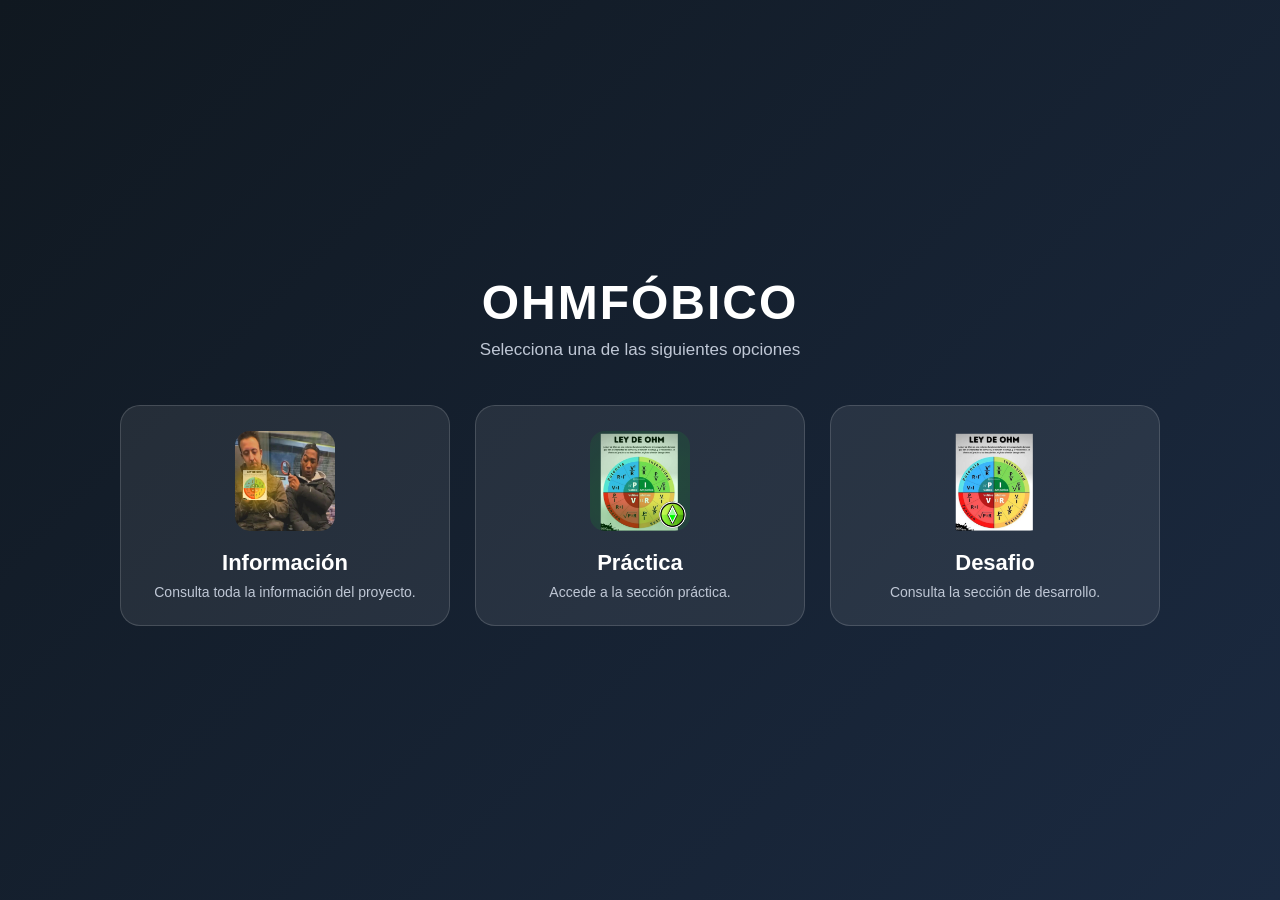
<file: index.html>
<!DOCTYPE html>
<html lang="es">
<head>
    <meta charset="UTF-8">
    <meta name="viewport" content="width=device-width, initial-scale=1.0">
    <title>OHMFÓBICO</title>
    <link rel="stylesheet" href="style.css">
</head>
<body>
    <main class="contenedor">
        <h1>OHMFÓBICO</h1>
        <p class="descripcion">
            Selecciona una de las siguientes opciones
        </p>
        <div class="opciones">
            <a href="inform.html" class="boton">
                <img src="icon.png.png" alt="Información">
                <h2>Información</h2>
                <p>
                    Consulta toda la información del proyecto.
                </p>
            </a>
            <a href="prac.html" class="boton">
                <img src="icon2.png.png" alt="Práctica">
                <h2>Práctica</h2>
                <p>
                    Accede a la sección práctica.
                </p>
            </a>
            <a href="desa.html" class="boton">
                <img src="icon3.png.png" alt="desafio">
                <h2>Desafio</h2>
                <p>
                    Consulta la sección de desarrollo.
                </p>
            </a>
        </div>
    </main>
</body>
</html>
</file>
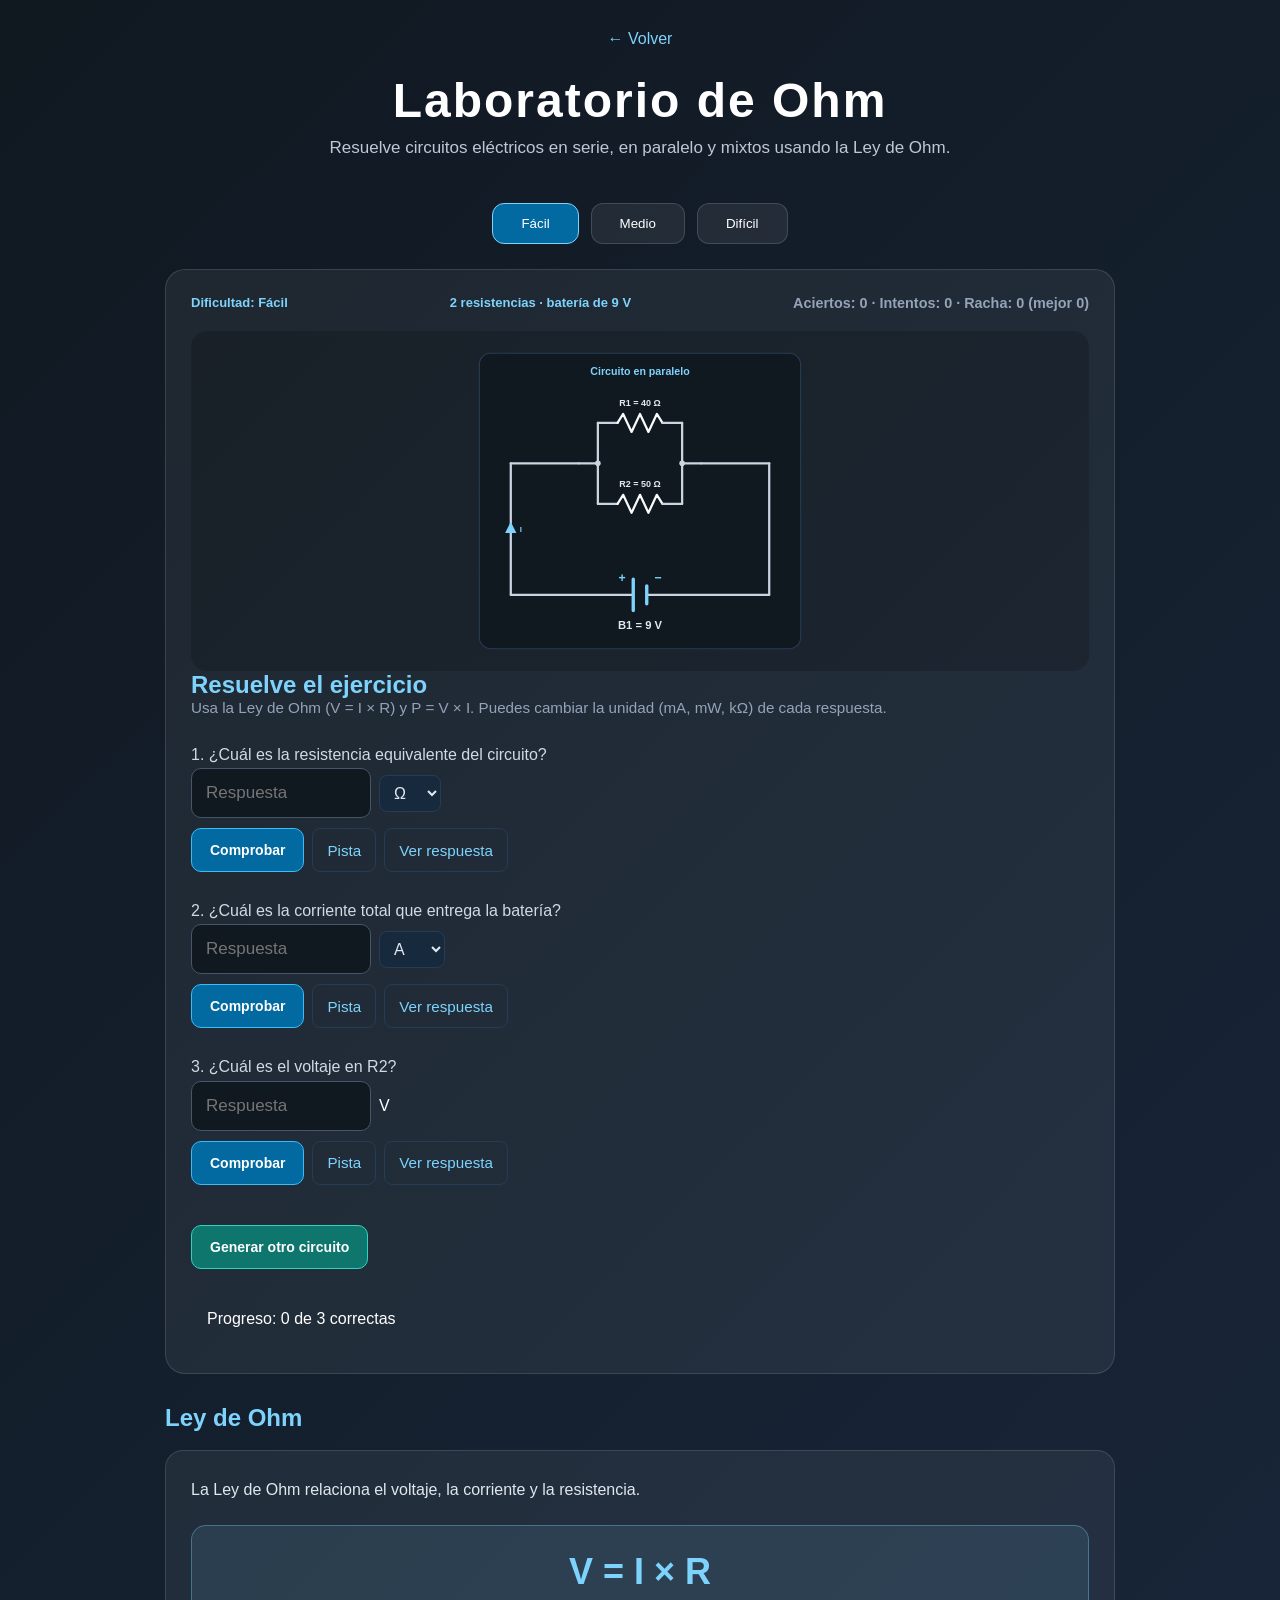
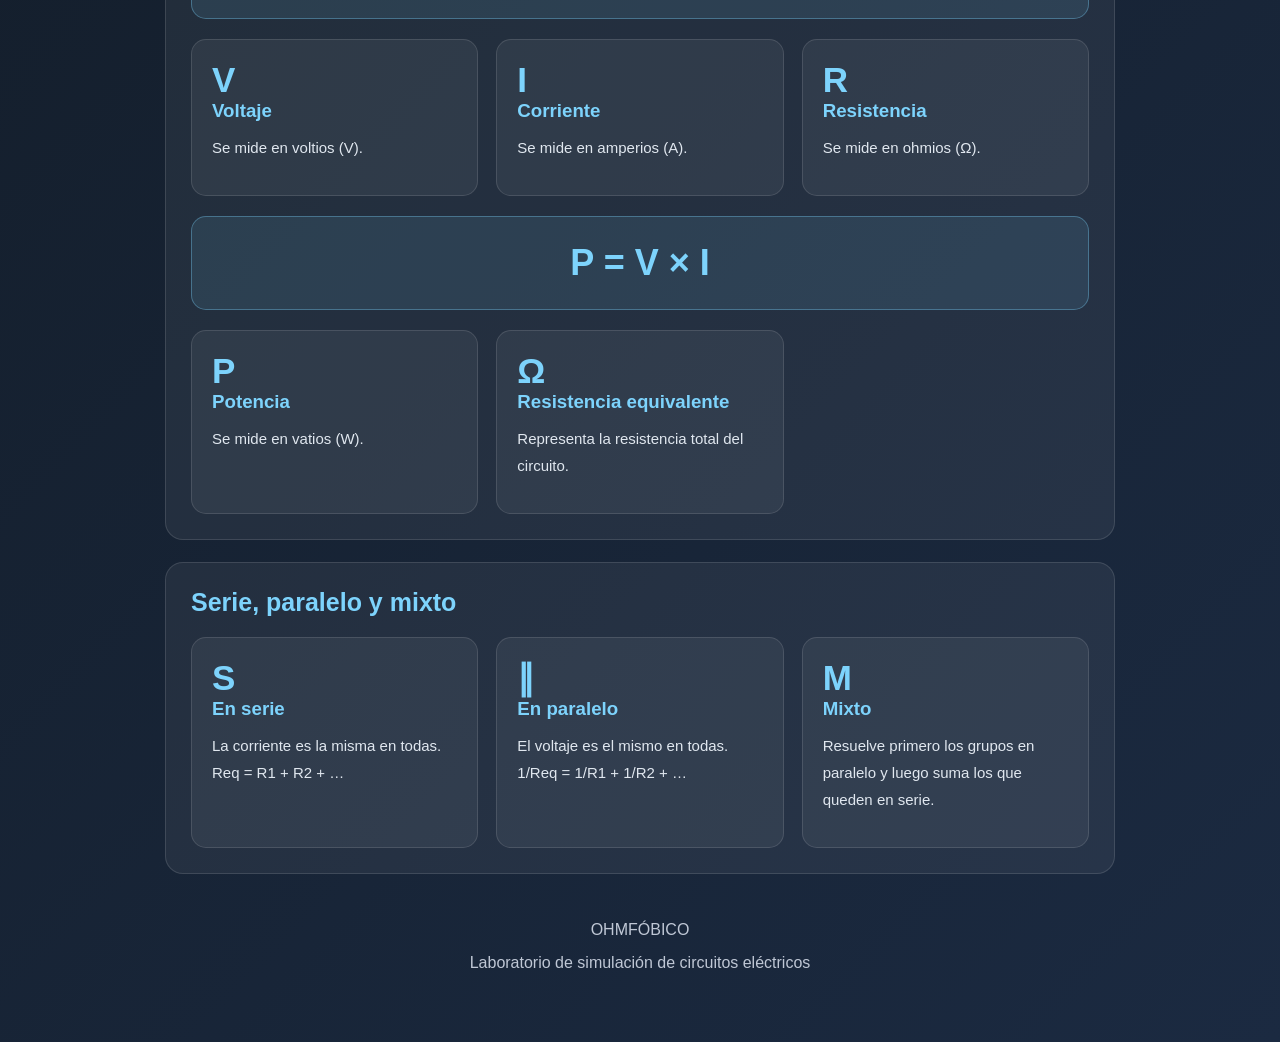
<file: desa.html>
<!DOCTYPE html>
<html lang="es">
<head>
    <meta charset="UTF-8">
    <meta name="viewport" content="width=device-width, initial-scale=1.0">
    <title>OHMFÓBICO - Práctica</title>
    <link rel="stylesheet" href="style.css">
    <link rel="stylesheet" href="practica-extra.css">
</head>
<body>
<main class="practica">

    <div class="practica-header">
        <a href="index.html" class="volver">← Volver</a>
        <h1>Laboratorio de Ohm</h1>
        <p class="descripcion">
            Resuelve circuitos eléctricos en serie, en paralelo y mixtos
            usando la Ley de Ohm.
        </p>
    </div>

    <div class="niveles">
        <button type="button" class="nivel activo" id="nivel-1" onclick="cambiarDificultad(1)">
            Fácil
        </button>
        <button type="button" class="nivel" id="nivel-2" onclick="cambiarDificultad(2)">
            Medio
        </button>
        <button type="button" class="nivel" id="nivel-3" onclick="cambiarDificultad(3)">
            Difícil
        </button>
    </div>

    <section class="panel-practica">
        <div class="datos-ejercicio">
            <span id="dificultad">Dificultad: Fácil</span>
            <span id="estado">Preparando circuito...</span>
            <span id="marcador" class="marcador"></span>
        </div>

        <div class="circuito-visual">
            <div id="circuito">
                <p>Generando circuito...</p>
            </div>
        </div>

        <div id="preguntas">
            <div class="pregunta">
                <h2>Preguntas</h2>
                <p>Generando ejercicio...</p>
            </div>
        </div>

        <div id="resultado" class="resultado-practica"></div>
    </section>

    <section class="ayuda-ohm">
        <h2>Ley de Ohm</h2>

        <div class="seccion">
            <p>
                La Ley de Ohm relaciona el voltaje, la corriente y la resistencia.
            </p>
            <div class="formula">V = I × R</div>

            <div class="magnitudes">
                <div class="tarjeta">
                    <div class="simbolo">V</div>
                    <h3>Voltaje</h3>
                    <p>Se mide en voltios (V).</p>
                </div>
                <div class="tarjeta">
                    <div class="simbolo">I</div>
                    <h3>Corriente</h3>
                    <p>Se mide en amperios (A).</p>
                </div>
                <div class="tarjeta">
                    <div class="simbolo">R</div>
                    <h3>Resistencia</h3>
                    <p>Se mide en ohmios (Ω).</p>
                </div>
            </div>

            <div class="formula">P = V × I</div>

            <div class="magnitudes">
                <div class="tarjeta">
                    <div class="simbolo">P</div>
                    <h3>Potencia</h3>
                    <p>Se mide en vatios (W).</p>
                </div>
                <div class="tarjeta">
                    <div class="simbolo">Ω</div>
                    <h3>Resistencia equivalente</h3>
                    <p>Representa la resistencia total del circuito.</p>
                </div>
            </div>
        </div>

        <div class="seccion">
            <h2>Serie, paralelo y mixto</h2>

            <div class="magnitudes">
                <div class="tarjeta">
                    <div class="simbolo">S</div>
                    <h3>En serie</h3>
                    <p>La corriente es la misma en todas. Req = R1 + R2 + …</p>
                </div>
                <div class="tarjeta">
                    <div class="simbolo">∥</div>
                    <h3>En paralelo</h3>
                    <p>El voltaje es el mismo en todas. 1/Req = 1/R1 + 1/R2 + …</p>
                </div>
                <div class="tarjeta">
                    <div class="simbolo">M</div>
                    <h3>Mixto</h3>
                    <p>Resuelve primero los grupos en paralelo y luego suma los que queden en serie.</p>
                </div>
            </div>
        </div>
    </section>

    <footer class="pie">
        <p>OHMFÓBICO</p>
        <p>Laboratorio de simulación de circuitos eléctricos</p>
    </footer>

</main>
<script src="prac.js"></script>
</body>
</html>
</file>
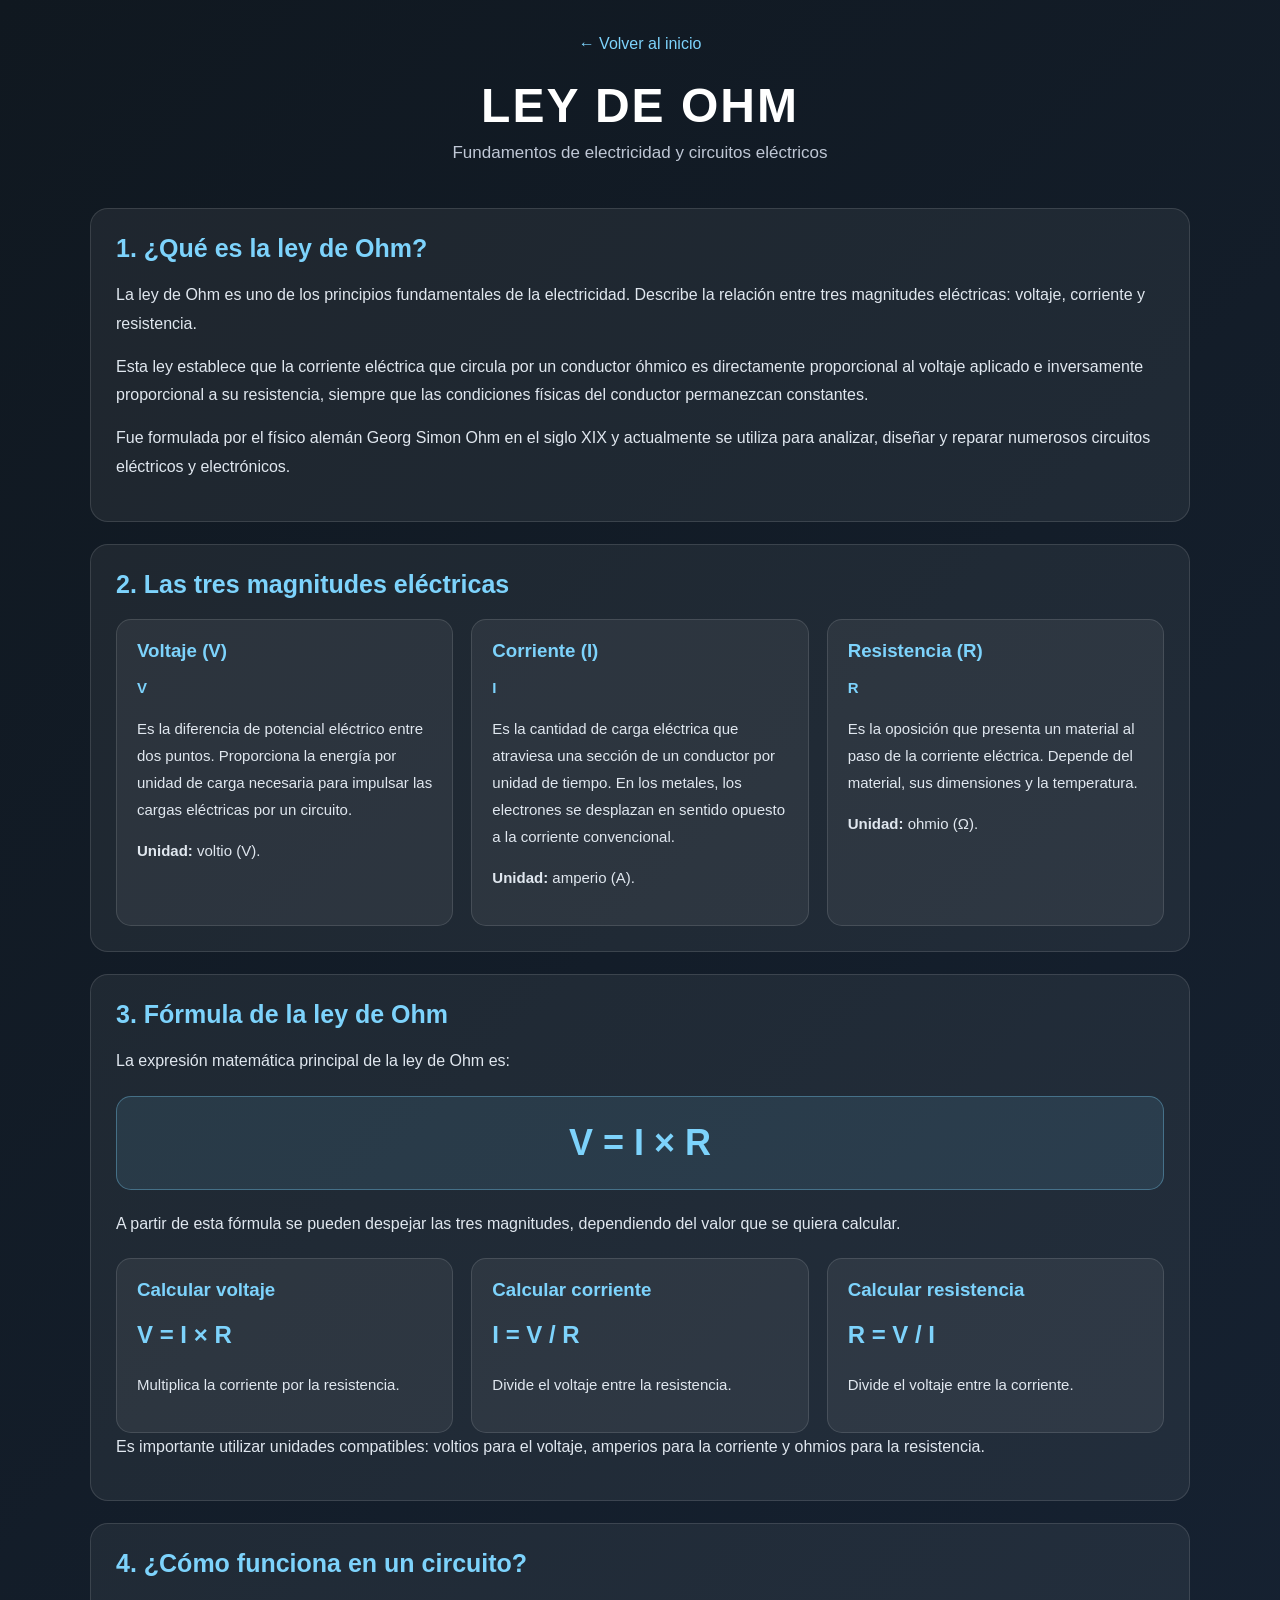
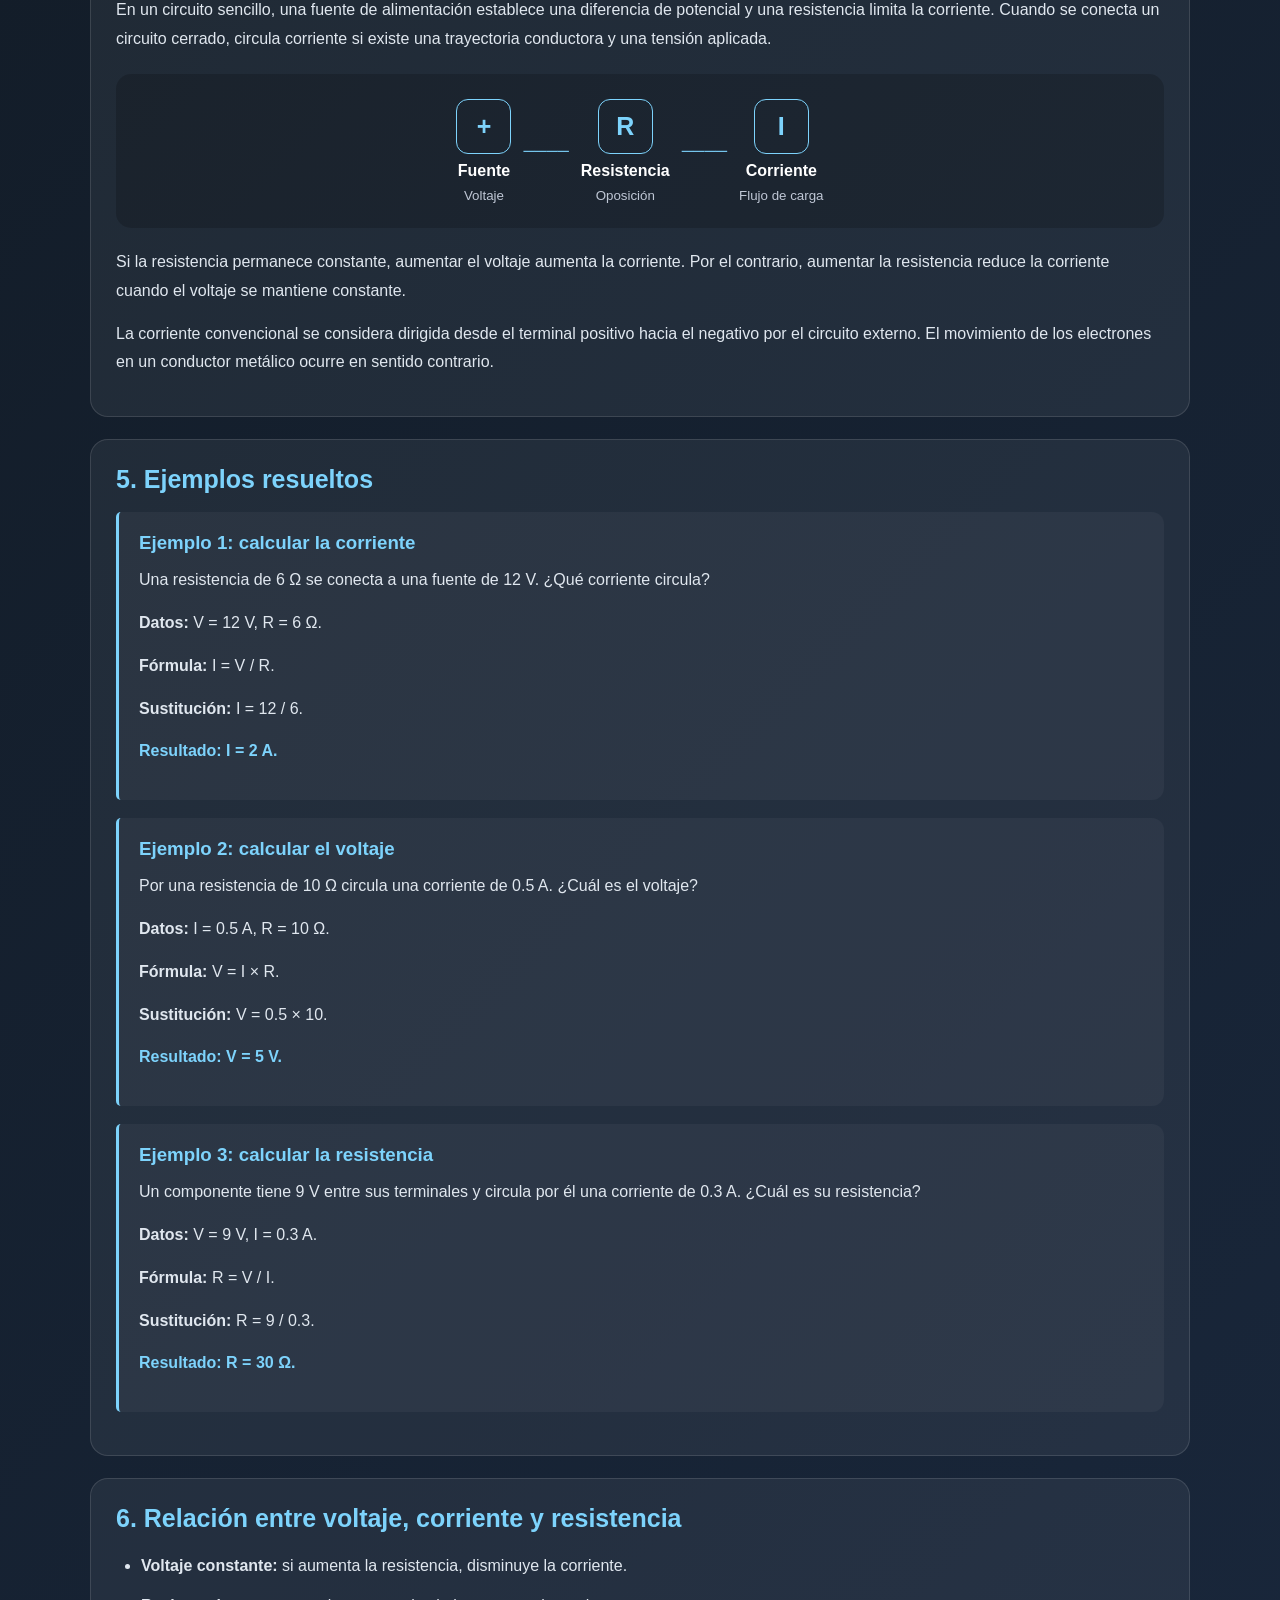
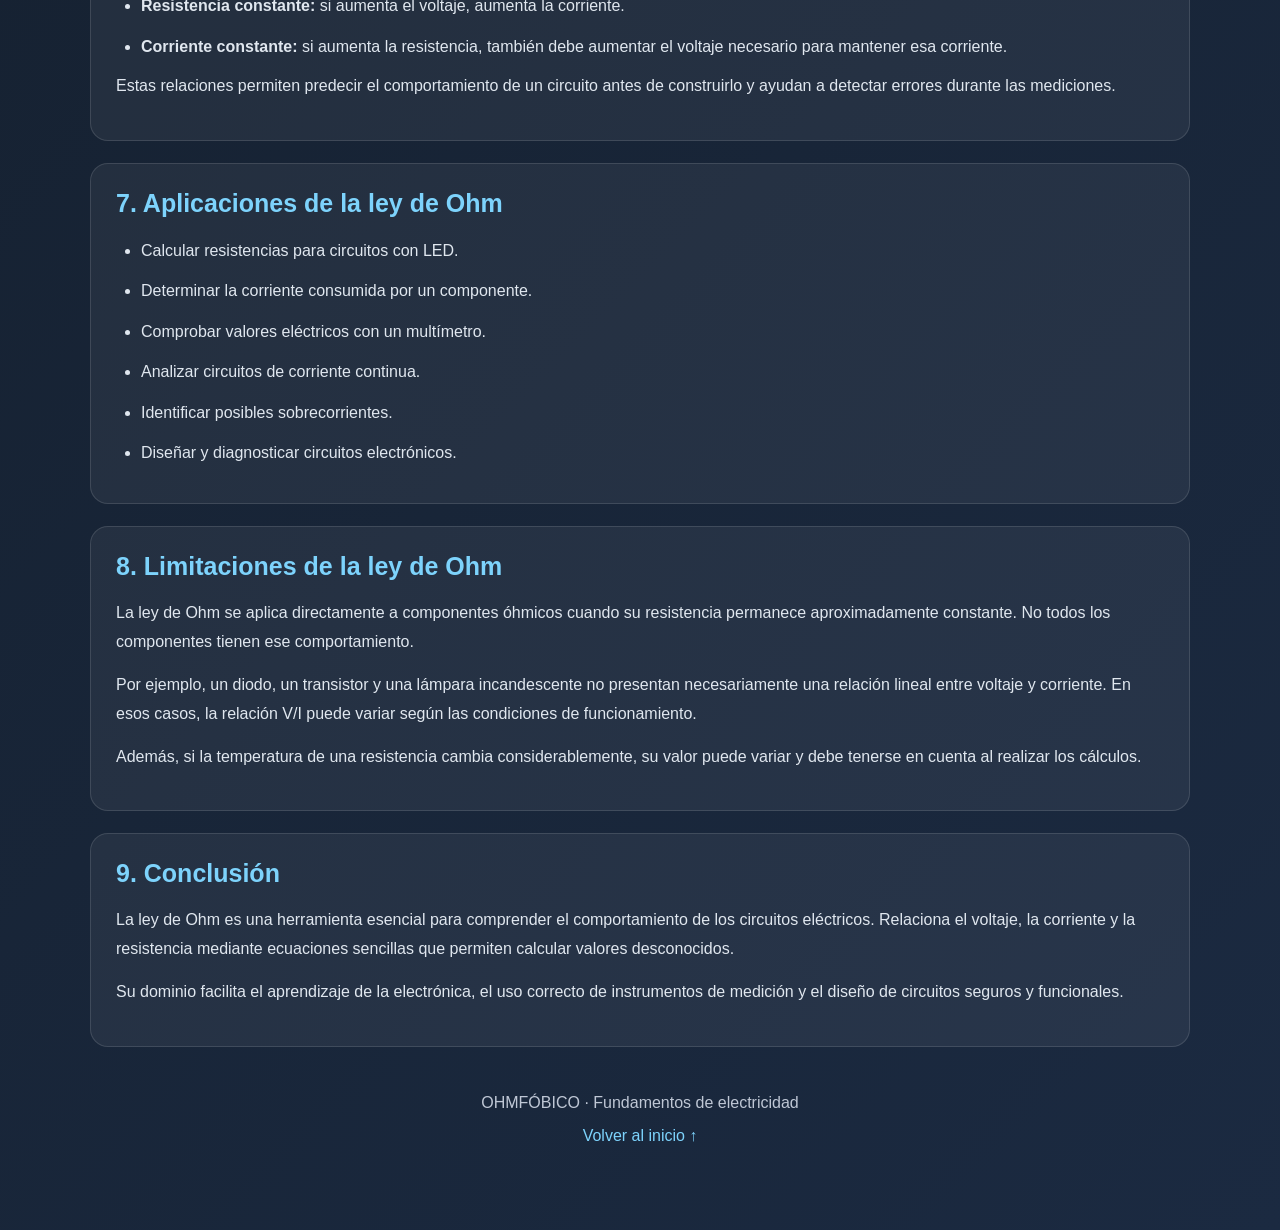
<file: inform.html>
<!DOCTYPE html>
<html lang="es">

<head>
    <meta charset="UTF-8">
    <meta name="viewport" content="width=device-width, initial-scale=1.0">

    <title>Ley de Ohm | OHMFÓBICO</title>

    <link rel="stylesheet" href="style.css">
</head>

<body>

    <main class="contenedor teoria">

        <header class="encabezado">
            <a href="index.html" class="volver">← Volver al inicio</a>

            <h1>LEY DE OHM</h1>

            <p class="descripcion">
                Fundamentos de electricidad y circuitos eléctricos
            </p>
        </header>

        <section class="seccion">
            <h2>1. ¿Qué es la ley de Ohm?</h2>

            <p>
                La ley de Ohm es uno de los principios fundamentales
                de la electricidad. Describe la relación entre tres
                magnitudes eléctricas: voltaje, corriente y resistencia.
            </p>

            <p>
                Esta ley establece que la corriente eléctrica que
                circula por un conductor óhmico es directamente
                proporcional al voltaje aplicado e inversamente
                proporcional a su resistencia, siempre que las
                condiciones físicas del conductor permanezcan constantes.
            </p>

            <p>
                Fue formulada por el físico alemán Georg Simon Ohm
                en el siglo XIX y actualmente se utiliza para analizar,
                diseñar y reparar numerosos circuitos eléctricos
                y electrónicos.
            </p>
        </section>

        <section class="seccion">
            <h2>2. Las tres magnitudes eléctricas</h2>

            <div class="magnitudes">

                <article class="tarjeta">
                    <h3>Voltaje (V)</h3>

                    <p class="simbolo">V</p>

                    <p>
                        Es la diferencia de potencial eléctrico entre
                        dos puntos. Proporciona la energía por unidad
                        de carga necesaria para impulsar las cargas
                        eléctricas por un circuito.
                    </p>

                    <p><strong>Unidad:</strong> voltio (V).</p>
                </article>

                <article class="tarjeta">
                    <h3>Corriente (I)</h3>

                    <p class="simbolo">I</p>

                    <p>
                        Es la cantidad de carga eléctrica que atraviesa
                        una sección de un conductor por unidad de tiempo.
                        En los metales, los electrones se desplazan
                        en sentido opuesto a la corriente convencional.
                    </p>

                    <p><strong>Unidad:</strong> amperio (A).</p>
                </article>

                <article class="tarjeta">
                    <h3>Resistencia (R)</h3>

                    <p class="simbolo">R</p>

                    <p>
                        Es la oposición que presenta un material al
                        paso de la corriente eléctrica. Depende del
                        material, sus dimensiones y la temperatura.
                    </p>

                    <p><strong>Unidad:</strong> ohmio (Ω).</p>
                </article>

            </div>
        </section>

        <section class="seccion">
            <h2>3. Fórmula de la ley de Ohm</h2>

            <p>
                La expresión matemática principal de la ley de Ohm es:
            </p>

            <div class="formula">
                V = I × R
            </div>

            <p>
                A partir de esta fórmula se pueden despejar las tres
                magnitudes, dependiendo del valor que se quiera calcular.
            </p>

            <div class="formulas">

                <div class="tarjeta">
                    <h3>Calcular voltaje</h3>
                    <p class="formula-pequena">V = I × R</p>
                    <p>Multiplica la corriente por la resistencia.</p>
                </div>

                <div class="tarjeta">
                    <h3>Calcular corriente</h3>
                    <p class="formula-pequena">I = V / R</p>
                    <p>Divide el voltaje entre la resistencia.</p>
                </div>

                <div class="tarjeta">
                    <h3>Calcular resistencia</h3>
                    <p class="formula-pequena">R = V / I</p>
                    <p>Divide el voltaje entre la corriente.</p>
                </div>

            </div>

            <p>
                Es importante utilizar unidades compatibles: voltios
                para el voltaje, amperios para la corriente y ohmios
                para la resistencia.
            </p>
        </section>

        <section class="seccion">
            <h2>4. ¿Cómo funciona en un circuito?</h2>

            <p>
                En un circuito sencillo, una fuente de alimentación
                establece una diferencia de potencial y una resistencia
                limita la corriente. Cuando se conecta un circuito
                cerrado, circula corriente si existe una trayectoria
                conductora y una tensión aplicada.
            </p>

            <div class="circuito">
                <div class="componente">
                    <span class="simbolo-circuito">+</span>
                    <strong>Fuente</strong>
                    <small>Voltaje</small>
                </div>

                <span class="linea">────</span>

                <div class="componente">
                    <span class="simbolo-circuito">R</span>
                    <strong>Resistencia</strong>
                    <small>Oposición</small>
                </div>

                <span class="linea">────</span>

                <div class="componente">
                    <span class="simbolo-circuito">I</span>
                    <strong>Corriente</strong>
                    <small>Flujo de carga</small>
                </div>
            </div>

            <p>
                Si la resistencia permanece constante, aumentar el
                voltaje aumenta la corriente. Por el contrario,
                aumentar la resistencia reduce la corriente cuando
                el voltaje se mantiene constante.
            </p>

            <p>
                La corriente convencional se considera dirigida desde
                el terminal positivo hacia el negativo por el circuito
                externo. El movimiento de los electrones en un conductor
                metálico ocurre en sentido contrario.
            </p>
        </section>

        <section class="seccion">
            <h2>5. Ejemplos resueltos</h2>

            <article class="ejemplo">
                <h3>Ejemplo 1: calcular la corriente</h3>

                <p>
                    Una resistencia de 6 Ω se conecta a una fuente de 12 V.
                    ¿Qué corriente circula?
                </p>

                <p><strong>Datos:</strong> V = 12 V, R = 6 Ω.</p>

                <p><strong>Fórmula:</strong> I = V / R.</p>

                <p><strong>Sustitución:</strong> I = 12 / 6.</p>

                <p class="resultado">Resultado: I = 2 A.</p>
            </article>

            <article class="ejemplo">
                <h3>Ejemplo 2: calcular el voltaje</h3>

                <p>
                    Por una resistencia de 10 Ω circula una corriente
                    de 0.5 A. ¿Cuál es el voltaje?
                </p>

                <p><strong>Datos:</strong> I = 0.5 A, R = 10 Ω.</p>

                <p><strong>Fórmula:</strong> V = I × R.</p>

                <p><strong>Sustitución:</strong> V = 0.5 × 10.</p>

                <p class="resultado">Resultado: V = 5 V.</p>
            </article>

            <article class="ejemplo">
                <h3>Ejemplo 3: calcular la resistencia</h3>

                <p>
                    Un componente tiene 9 V entre sus terminales
                    y circula por él una corriente de 0.3 A.
                    ¿Cuál es su resistencia?
                </p>

                <p><strong>Datos:</strong> V = 9 V, I = 0.3 A.</p>

                <p><strong>Fórmula:</strong> R = V / I.</p>

                <p><strong>Sustitución:</strong> R = 9 / 0.3.</p>

                <p class="resultado">Resultado: R = 30 Ω.</p>
            </article>
        </section>

        <section class="seccion">
            <h2>6. Relación entre voltaje, corriente y resistencia</h2>

            <ul class="lista">
                <li>
                    <strong>Voltaje constante:</strong>
                    si aumenta la resistencia, disminuye la corriente.
                </li>

                <li>
                    <strong>Resistencia constante:</strong>
                    si aumenta el voltaje, aumenta la corriente.
                </li>

                <li>
                    <strong>Corriente constante:</strong>
                    si aumenta la resistencia, también debe aumentar
                    el voltaje necesario para mantener esa corriente.
                </li>
            </ul>

            <p>
                Estas relaciones permiten predecir el comportamiento
                de un circuito antes de construirlo y ayudan a detectar
                errores durante las mediciones.
            </p>
        </section>

        <section class="seccion">
            <h2>7. Aplicaciones de la ley de Ohm</h2>

            <ul class="lista">
                <li>Calcular resistencias para circuitos con LED.</li>
                <li>Determinar la corriente consumida por un componente.</li>
                <li>Comprobar valores eléctricos con un multímetro.</li>
                <li>Analizar circuitos de corriente continua.</li>
                <li>Identificar posibles sobrecorrientes.</li>
                <li>Diseñar y diagnosticar circuitos electrónicos.</li>
            </ul>
        </section>

        <section class="seccion">
            <h2>8. Limitaciones de la ley de Ohm</h2>

            <p>
                La ley de Ohm se aplica directamente a componentes
                óhmicos cuando su resistencia permanece aproximadamente
                constante. No todos los componentes tienen ese
                comportamiento.
            </p>

            <p>
                Por ejemplo, un diodo, un transistor y una lámpara
                incandescente no presentan necesariamente una relación
                lineal entre voltaje y corriente. En esos casos, la
                relación V/I puede variar según las condiciones de
                funcionamiento.
            </p>

            <p>
                Además, si la temperatura de una resistencia cambia
                considerablemente, su valor puede variar y debe tenerse
                en cuenta al realizar los cálculos.
            </p>
        </section>

        <section class="seccion">
            <h2>9. Conclusión</h2>

            <p>
                La ley de Ohm es una herramienta esencial para comprender
                el comportamiento de los circuitos eléctricos. Relaciona
                el voltaje, la corriente y la resistencia mediante
                ecuaciones sencillas que permiten calcular valores
                desconocidos.
            </p>

            <p>
                Su dominio facilita el aprendizaje de la electrónica,
                el uso correcto de instrumentos de medición y el diseño
                de circuitos seguros y funcionales.
            </p>
        </section>

        <footer class="pie">
            <p>OHMFÓBICO · Fundamentos de electricidad</p>
            <a href="index.html" class="volver">Volver al inicio ↑</a>
        </footer>

    </main>

</body>

</html>
</file>
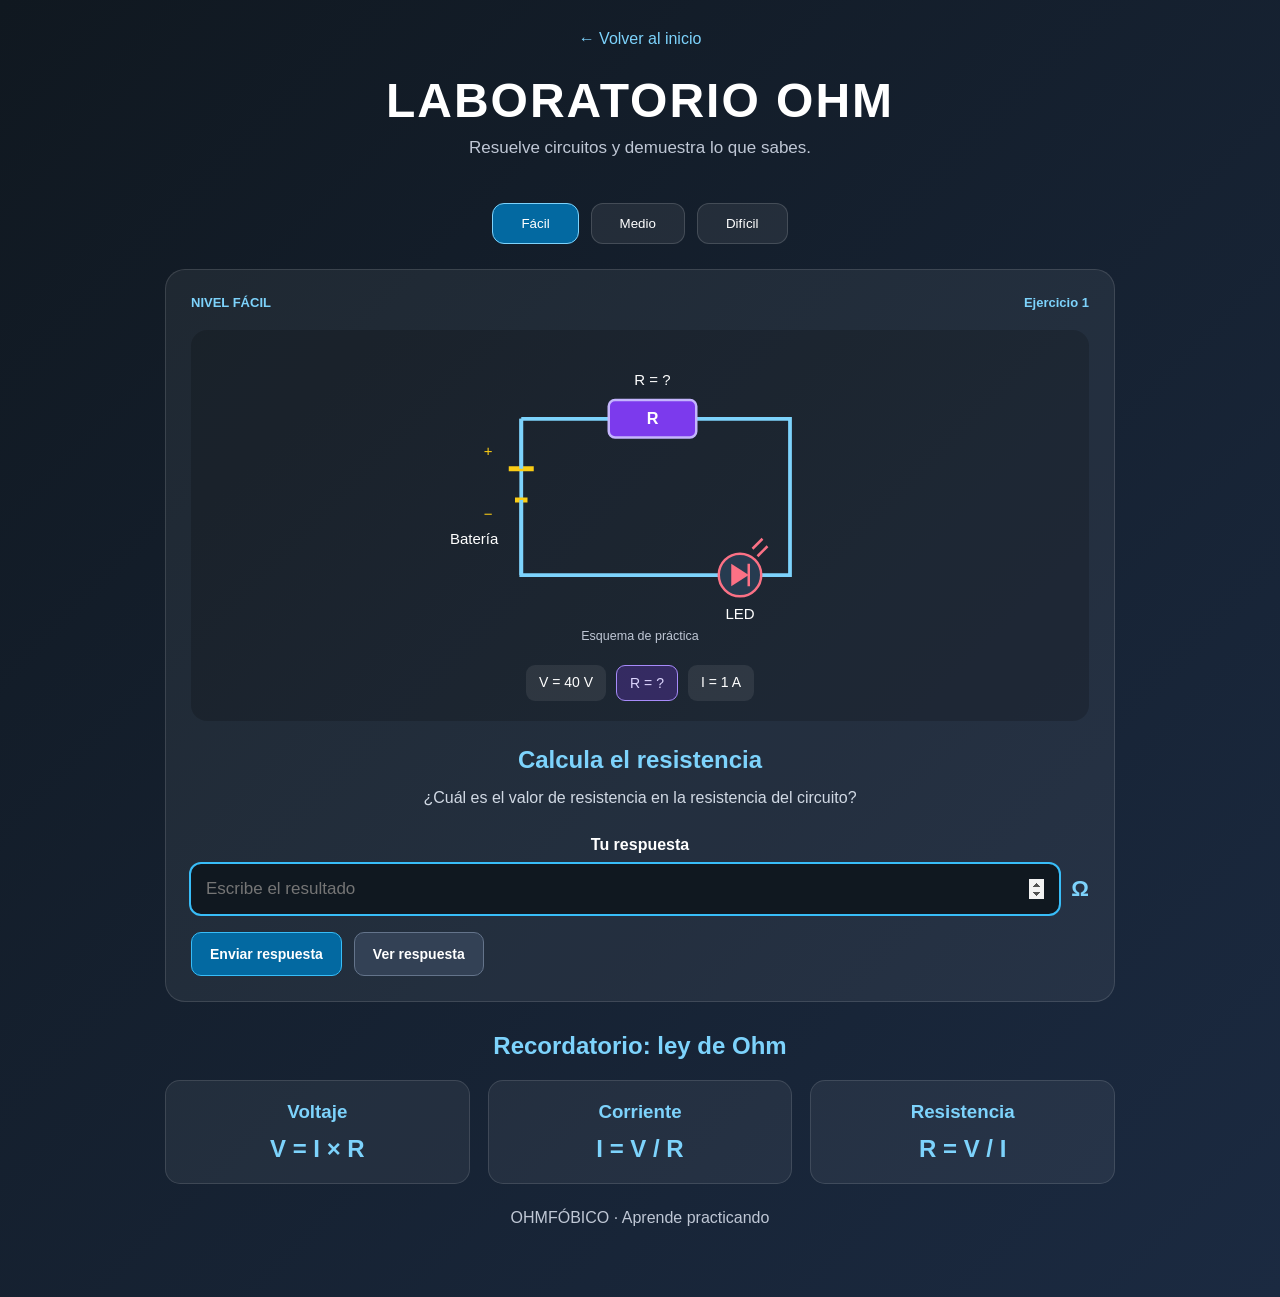
<file: prac.html>
<!DOCTYPE html>
<html lang="es">
<head>
    <meta charset="UTF-8">
    <meta name="viewport" content="width=device-width, initial-scale=1.0">
    <title>Práctica | OHMFÓBICO</title>
    <link rel="stylesheet" href="style.css">
</head>

<body>

<main class="contenedor practica">

    <header class="practica-header">
        <a href="index.html" class="volver">← Volver al inicio</a>
        <h1>LABORATORIO OHM</h1>
        <p class="descripcion">Resuelve circuitos y demuestra lo que sabes.</p>
    </header>

    <section class="niveles">
        <button class="nivel activo" data-nivel="facil">Fácil</button>
        <button class="nivel" data-nivel="medio">Medio</button>
        <button class="nivel" data-nivel="dificil">Difícil</button>
    </section>

    <section class="panel-practica">

        <div class="datos-ejercicio">
            <span id="nivel-texto">NIVEL FÁCIL</span>
            <span id="contador">Ejercicio 1</span>
        </div>

        <div id="circuito" class="circuito-visual"></div>

        <div class="pregunta">
            <h2 id="pregunta-titulo">Calcula el valor desconocido</h2>
            <p id="pregunta-texto"></p>
        </div>

        <form id="formulario">
            <label for="respuesta">Tu respuesta</label>

            <div class="entrada-respuesta">
                <input
                    type="number"
                    id="respuesta"
                    step="any"
                    placeholder="Escribe el resultado"
                    required
                >

                <span id="unidad">Ω</span>
            </div>

            <div class="botones-practica">
                <button type="submit" class="btn-enviar">
                    Enviar respuesta
                </button>

                <button type="button" id="ver-respuesta" class="btn-solucion">
                    Ver respuesta
                </button>
            </div>
        </form>

        <div id="resultado" class="resultado-practica" aria-live="polite"></div>

        <button id="siguiente" class="btn-siguiente" hidden>
            Siguiente ejercicio →
        </button>

    </section>

    <section class="ayuda-ohm">
        <h2>Recordatorio: ley de Ohm</h2>

        <div class="formulas">
            <article class="tarjeta">
                <h3>Voltaje</h3>
                <p class="formula-pequena">V = I × R</p>
            </article>

            <article class="tarjeta">
                <h3>Corriente</h3>
                <p class="formula-pequena">I = V / R</p>
            </article>

            <article class="tarjeta">
                <h3>Resistencia</h3>
                <p class="formula-pequena">R = V / I</p>
            </article>
        </div>
    </section>

    <footer class="pie">
        <p>OHMFÓBICO · Aprende practicando</p>
    </footer>

</main>

<script>
const circuito = document.getElementById("circuito");
const preguntaTitulo = document.getElementById("pregunta-titulo");
const preguntaTexto = document.getElementById("pregunta-texto");
const respuesta = document.getElementById("respuesta");
const unidad = document.getElementById("unidad");
const resultado = document.getElementById("resultado");
const siguiente = document.getElementById("siguiente");
const contador = document.getElementById("contador");
const nivelTexto = document.getElementById("nivel-texto");
const formulario = document.getElementById("formulario");

let nivel = "facil";
let numero = 0;
let ejercicio;
let respondido = false;

const nombres = {
    facil: "FÁCIL",
    medio: "MEDIO",
    dificil: "DIFÍCIL"
};

function aleatorio(min, max) {
    return Math.floor(Math.random() * (max - min + 1)) + min;
}

function elegir(array) {
    return array[aleatorio(0, array.length - 1)];
}

function generarEjercicio() {
    numero++;
    respondido = false;

    resultado.innerHTML = "";
    resultado.className = "resultado-practica";
    siguiente.hidden = true;
    respuesta.disabled = false;
    respuesta.value = "";
    respuesta.focus();

    let V, R, I, desconocido;

    if (nivel === "facil") {
        R = elegir([10, 20, 30, 40, 50]);
        I = elegir([1, 2, 3, 4, 5]);
        desconocido = elegir(["V", "I", "R"]);
    } else if (nivel === "medio") {
        R = elegir([15, 25, 40, 50, 75, 100]);
        I = elegir([0.2, 0.4, 0.5, 0.8, 1.2, 1.5, 2]);
        desconocido = elegir(["V", "I", "R"]);
    } else {
        R = elegir([12, 24, 36, 48, 68, 120, 150]);
        I = elegir([0.15, 0.25, 0.35, 0.6, 0.75, 1.25, 1.5]);
        desconocido = elegir(["V", "I", "R"]);
    }

    V = R * I;

    ejercicio = { V, R, I, desconocido };

    let valores = { V, R, I };
    let unidades = { V: "V", R: "Ω", I: "A" };
    let nombresMagnitud = {
        V: "voltaje",
        R: "resistencia",
        I: "corriente"
    };

    unidad.textContent = unidades[desconocido];

    preguntaTitulo.textContent =
        "Calcula el " + nombresMagnitud[desconocido];

    preguntaTexto.textContent =
        "¿Cuál es el valor de " + nombresMagnitud[desconocido] +
        " en la resistencia del circuito?";

    let datos = ["V", "R", "I"].map(clave => {
        if (clave === desconocido) {
            return clave + " = ?";
        }

        return clave + " = " + valores[clave] + " " + unidades[clave];
    });

    contador.textContent = "Ejercicio " + numero;
    nivelTexto.textContent = "NIVEL " + nombres[nivel];

    dibujarCircuito(datos, desconocido);
}

function dibujarCircuito(datos, desconocido) {
    let desorden = Math.random() < 0.5;
    let desplazamiento = aleatorio(-10, 10);
    let posicionR = desorden ? 250 : 180;
    let posicionLED = desorden ? 180 : 250;

    circuito.innerHTML = `
        <svg viewBox="0 0 340 240" role="img"
             aria-label="Circuito esquemático con batería, resistencia y LED">

            <path d="M 75 55 H ${posicionR - 35}
                     M ${posicionR + 35} 55 H 290
                     V 180 H 75 V 55"
                  fill="none" stroke="#7dd3fc" stroke-width="3"/>

            <g>
                <line x1="65" y1="95" x2="85" y2="95"
                      stroke="#facc15" stroke-width="4"/>
                <line x1="70" y1="120" x2="80" y2="120"
                      stroke="#facc15" stroke-width="4"/>
                <line x1="75" y1="55" x2="75" y2="95"
                      stroke="#7dd3fc" stroke-width="3"/>
                <line x1="75" y1="120" x2="75" y2="180"
                      stroke="#7dd3fc" stroke-width="3"/>
                <text x="45" y="85" fill="#facc15" font-size="12">+</text>
                <text x="45" y="135" fill="#facc15" font-size="12">−</text>
                <text x="18" y="155" fill="white" font-size="12">Batería</text>
            </g>

            <g>
                <rect x="${posicionR - 35}" y="40"
                      width="70" height="30" rx="5"
                      fill="${desconocido === "R" ? "#7c3aed" : "#263b50"}"
                      stroke="${desconocido === "R" ? "#c4b5fd" : "#7dd3fc"}"
                      stroke-width="2"/>

                <text x="${posicionR}" y="59"
                      text-anchor="middle" fill="white"
                      font-size="13" font-weight="bold">R</text>

                <text x="${posicionR}" y="28"
                      text-anchor="middle" fill="white" font-size="12">
                    ${datos.find(d => d.startsWith("R ="))}
                </text>
            </g>

            <g>
                <circle cx="${posicionLED}" cy="180" r="17"
                        fill="#263b50" stroke="#fb7185" stroke-width="2"/>

                <path d="M ${posicionLED - 7} 171 L ${posicionLED + 7} 180
                         L ${posicionLED - 7} 189 Z"
                      fill="#fb7185"/>

                <line x1="${posicionLED + 7}" y1="171"
                      x2="${posicionLED + 7}" y2="189"
                      stroke="#fb7185" stroke-width="2"/>

                <path d="M ${posicionLED + 10} 159 l 8 -8
                         M ${posicionLED + 14} 165 l 8 -8"
                      stroke="#fb7185" stroke-width="2"/>

                <text x="${posicionLED}" y="215"
                      text-anchor="middle" fill="white" font-size="12">LED</text>
            </g>

            <text x="170" y="232" text-anchor="middle"
                  fill="#bfc7d5" font-size="10">
                Esquema de práctica
            </text>
        </svg>

        <div class="valores-circuito">
            ${datos.map(dato => {
                let clave = dato.split(" = ")[0];
                let oculto = clave === desconocido;

                return `
                    <span class="${oculto ? "dato-oculto" : "dato"}">
                        ${dato}
                    </span>
                `;
            }).join("")}
        </div>
    `;
}

function mostrarSolucion(correcta) {
    let { V, R, I, desconocido } = ejercicio;
    let calculo = "";

    if (desconocido === "V") {
        calculo = `V = I × R = ${I} × ${R} = ${V} V`;
    } else if (desconocido === "I") {
        calculo = `I = V / R = ${V} / ${R} = ${I} A`;
    } else {
        calculo = `R = V / I = ${V} / ${I} = ${R} Ω`;
    }

    resultado.className = "resultado-practica solucion";
    resultado.innerHTML = `
        <h3>Solución del ejercicio</h3>
        <p>La fórmula aplicada es:</p>
        <p class="calculo">${calculo}</p>
        <p>Respuesta: <strong>${ejercicio[desconocido]} ${
            {V:"V", I:"A", R:"Ω"}[desconocido]
        }</strong></p>
    `;

    if (correcta) {
        resultado.className = "resultado-practica correcto";
    }
}

formulario.addEventListener("submit", function(evento) {
    evento.preventDefault();

    if (respondido) return;

    let valor = Number(respuesta.value);
    let correcta = ejercicio[ejercicio.desconocido];

    if (respuesta.value.trim() === "" || !Number.isFinite(valor)) {
        resultado.textContent = "Escribe un número válido.";
        return;
    }

    respondido = true;
    respuesta.disabled = true;

    if (Math.abs(valor - correcta) < 0.011) {
        mostrarSolucion(true);
        resultado.innerHTML =
            "<h3>¡Correcto!</h3>" + resultado.innerHTML;
    } else {
        resultado.className = "resultado-practica incorrecto";
        resultado.innerHTML = `
            <h3>Respuesta incorrecta</h3>
            <p>Tu resultado: ${valor}</p>
            <p>Revisa la fórmula e inténtalo en el siguiente ejercicio.</p>
        `;
    }

    siguiente.hidden = false;
});

document.getElementById("ver-respuesta").addEventListener("click", function() {
    if (respondido) return;

    respondido = true;
    respuesta.disabled = true;
    mostrarSolucion(false);
    siguiente.hidden = false;
});

siguiente.addEventListener("click", generarEjercicio);

document.querySelectorAll(".nivel").forEach(boton => {
    boton.addEventListener("click", function() {
        document.querySelector(".nivel.activo").classList.remove("activo");
        this.classList.add("activo");

        nivel = this.dataset.nivel;
        numero = 0;
        generarEjercicio();
    });
});

generarEjercicio();
</script>

</body>
</html>
</file>
<file: style.css>
* {
    margin: 0;
    padding: 0;
    box-sizing: border-box;
}


html {
    min-height: 100%;
    background: #101820;
}

body {
    min-height: 100vh;
    font-family: Arial, sans-serif;

    background: linear-gradient(135deg, #101820, #1b2a41);
    color: white;

    display: flex;
    justify-content: center;
    align-items: center;
}

.contenedor {
    width: 95%;
    max-width: 1100px;

    text-align: center;
}

h1 {
    font-size: 48px;

    margin-bottom: 10px;

    letter-spacing: 2px;
}

.descripcion {
    color: #bfc7d5;

    margin-bottom: 45px;

    font-size: 17px;
}

.opciones {
    display: flex;

    flex-direction: row;

    justify-content: center;

    align-items: stretch;

    gap: 25px;
}

.boton {
    width: 30%;
    min-width: 230px;

    padding: 25px 20px;

    border-radius: 20px;

    background: rgba(255, 255, 255, 0.08);

    border: 1px solid rgba(255, 255, 255, 0.15);

    text-decoration: none;

    color: white;

    transition:
        transform 0.25s ease,
        background 0.25s ease,
        box-shadow 0.25s ease;
}

.boton img {
    width: 100px;
    height: 100px;

    object-fit: cover;

    border-radius: 15px;

    margin-bottom: 15px;

    transition: transform 0.25s ease;
}

.boton h2 {
    font-size: 22px;

    margin-bottom: 8px;
}

.boton p {
    color: #bfc7d5;

    font-size: 14px;
}

/* Animación al pasar el cursor */

.boton:hover {
    transform: translateY(-10px) scale(1.03);

    background: rgba(255, 255, 255, 0.14);

    box-shadow: 0 15px 35px rgba(0, 0, 0, 0.35);
}

.boton:hover img {
    transform: scale(1.08) rotate(2deg);
}

/* Animación al tocar */

.boton:active {
    transform: scale(0.94);

    transition: transform 0.08s;
}

.boton:active img {
    transform: scale(0.92);
}


/* Adaptación para celulares */

@media (max-width: 750px) {

    .opciones {
        flex-direction: column;

        align-items: center;
    }

    .boton {
        width: 90%;

        max-width: 350px;
    }

    h1 {
        font-size: 38px;
    }
}

/* Página de información: Ley de Ohm */
.teoria {
    max-width: 1100px;
    padding: 35px 0;
    text-align: left;
}
.encabezado {
    text-align: center;
    margin-bottom: 35px;
}
.volver {
    display: inline-block;
    color: #7dd3fc;
    text-decoration: none;
    margin-bottom: 25px;
    transition: transform 0.2s ease, color 0.2s ease;
}
.volver:hover {
    color: white;
    transform: translateX(-4px);
}
.seccion {
    padding: 25px;
    margin-bottom: 22px;
    border-radius: 18px;
    background: rgba(255, 255, 255, 0.06);
    border: 1px solid rgba(255, 255, 255, 0.12);
}
.seccion h2 {
    color: #7dd3fc;
    margin-bottom: 18px;
    font-size: 25px;
}
.seccion p {
    line-height: 1.8;
    margin-bottom: 14px;
    color: #e0e7ef;
}
.magnitudes,
.formulas {
    display: grid;
    grid-template-columns: repeat(3, minmax(0, 1fr));
    gap: 18px;
    margin-top: 20px;
}
.tarjeta {
    padding: 20px;
    border-radius: 15px;
    background: rgba(255, 255, 255, 0.06);
    border: 1px solid rgba(255, 255, 255, 0.12);
    transition: transform 0.25s ease, background 0.25s ease;
}
.tarjeta:hover {
    transform: translateY(-5px);
    background: rgba(255, 255, 255, 0.12);
}
.tarjeta h3,
.ejemplo h3 {
    color: #7dd3fc;
    margin-bottom: 12px;
}
.tarjeta p {
    font-size: 15px;
}
.simbolo {
    font-size: 35px;
    font-weight: bold;
    color: #7dd3fc !important;
}
.formula {
    padding: 25px;
    margin: 20px 0;
    text-align: center;
    border-radius: 15px;
    background: rgba(125, 211, 252, 0.10);
    border: 1px solid rgba(125, 211, 252, 0.35);
    color: #7dd3fc;
    font-size: 36px;
    font-weight: bold;
}
.formula-pequena {
    color: #7dd3fc !important;
    font-size: 24px !important;
    font-weight: bold;
}
.circuito {
    display: flex;
    align-items: center;
    justify-content: center;
    gap: 12px;
    flex-wrap: wrap;
    padding: 25px 10px;
    margin: 20px 0;
    border-radius: 15px;
    background: rgba(0, 0, 0, 0.18);
}
.componente {
    display: flex;
    flex-direction: column;
    align-items: center;
    gap: 8px;
    text-align: center;
}
.simbolo-circuito {
    display: flex;
    align-items: center;
    justify-content: center;
    width: 55px;
    height: 55px;
    border-radius: 12px;
    border: 1px solid #7dd3fc;
    color: #7dd3fc;
    font-size: 25px;
    font-weight: bold;
}
.componente small {
    color: #bfc7d5;
}
.linea {
    color: #7dd3fc;
    font-weight: bold;
}
.ejemplo {
    padding: 20px;
    margin: 18px 0;
    border-left: 3px solid #7dd3fc;
    border-radius: 5px 12px 12px 5px;
    background: rgba(255, 255, 255, 0.04);
}
.resultado {
    color: #7dd3fc !important;
    font-weight: bold;
}
.lista {
    padding-left: 25px;
    color: #e0e7ef;
    line-height: 1.9;
}
.lista li {
    margin-bottom: 10px;
}
.pie {
    text-align: center;
    padding: 25px 10px;
    color: #bfc7d5;
}
.pie p {
    margin-bottom: 15px;
}
/* Adaptación a pantallas pequeñas */
@media (max-width: 750px) {
    .teoria {
        width: 92%;
        padding: 25px 0;
    }
    .magnitudes,
    .formulas {
        grid-template-columns: 1fr;
    }
    .seccion {
        padding: 20px;
    }
    .seccion h2 {
        font-size: 22px;
    }
    .formula {
        font-size: 30px;
    }
    .circuito {
        gap: 8px;
    }
    .linea {
        font-size: 12px;
    }
}
/* Laboratorio interactivo */

.practica {
    max-width: 950px;
    padding: 30px 0;
}

.practica-header {
    text-align: center;
    margin-bottom: 25px;
}

.niveles {
    display: flex;
    justify-content: center;
    gap: 12px;
    margin-bottom: 25px;
    flex-wrap: wrap;
}

.nivel {
    padding: 12px 28px;
    color: white;
    background: rgba(255,255,255,0.07);
    border: 1px solid rgba(255,255,255,0.15);
    border-radius: 12px;
    cursor: pointer;
    transition: 0.2s;
}

.nivel:hover {
    transform: translateY(-3px);
    background: rgba(125,211,252,0.15);
}

.nivel.activo {
    background: #0369a1;
    border-color: #7dd3fc;
}

.panel-practica {
    padding: 25px;
    border-radius: 20px;
    background: rgba(255,255,255,0.06);
    border: 1px solid rgba(255,255,255,0.12);
}

.datos-ejercicio {
    display: flex;
    justify-content: space-between;
    gap: 10px;
    flex-wrap: wrap;
    color: #7dd3fc;
    font-size: 13px;
    font-weight: bold;
    margin-bottom: 20px;
}

.circuito-visual {
    padding: 20px 10px;
    border-radius: 16px;
    background: rgba(0,0,0,0.18);
    overflow: hidden;
}

.circuito-visual svg {
    width: 100%;
    max-height: 300px;
    display: block;
    margin: auto;
}

.valores-circuito {
    display: flex;
    justify-content: center;
    flex-wrap: wrap;
    gap: 10px;
    margin-top: 15px;
}

.dato,
.dato-oculto {
    padding: 9px 13px;
    border-radius: 9px;
    font-size: 14px;
}

.dato {
    background: rgba(255,255,255,0.08);
    color: white;
}

.dato-oculto {
    background: rgba(124,58,237,0.25);
    border: 1px solid #a78bfa;
    color: #ddd6fe;
}

.pregunta {
    margin: 25px 0;
}

.pregunta h2 {
    color: #7dd3fc;
    margin-bottom: 10px;
    font-size: 24px;
}

.pregunta p {
    color: #d1d9e4;
    line-height: 1.7;
}

#formulario label {
    display: block;
    margin-bottom: 10px;
    font-weight: bold;
}

.entrada-respuesta {
    display: flex;
    align-items: center;
    gap: 12px;
}

.entrada-respuesta input {
    flex: 1;
    min-width: 0;
    padding: 14px;
    background: #101820;
    color: white;
    border: 1px solid #475569;
    border-radius: 10px;
    font-size: 17px;
}

.entrada-respuesta input:focus {
    outline: 2px solid #38bdf8;
    border-color: transparent;
}

#unidad {
    color: #7dd3fc;
    font-size: 22px;
    font-weight: bold;
}

.botones-practica {
    display: flex;
    gap: 12px;
    margin-top: 18px;
    flex-wrap: wrap;
}

.btn-enviar,
.btn-solucion,
.btn-siguiente {
    padding: 13px 18px;
    border-radius: 10px;
    color: white;
    font-size: 14px;
    font-weight: bold;
    cursor: pointer;
    transition: transform 0.2s, filter 0.2s;
}

.btn-enviar {
    background: #0369a1;
    border: 1px solid #38bdf8;
}

.btn-solucion {
    background: #334155;
    border: 1px solid #64748b;
}

.btn-siguiente {
    background: #0f766e;
    border: 1px solid #2dd4bf;
    margin-top: 15px;
}

.btn-enviar:hover,
.btn-solucion:hover,
.btn-siguiente:hover {
    transform: translateY(-2px);
    filter: brightness(1.2);
}

.btn-enviar:active,
.btn-solucion:active,
.btn-siguiente:active {
    transform: scale(0.96);
}

.resultado-practica {
    margin-top: 20px;
    padding: 16px;
    border-radius: 12px;
    line-height: 1.7;
    overflow-wrap: anywhere;
}

.resultado-practica:empty {
    display: none;
}

.resultado-practica h3 {
    margin-bottom: 8px;
}

.correcto {
    background: rgba(34,197,94,0.12);
    border: 1px solid #22c55e;
    color: #bbf7d0;
}

.incorrecto {
    background: rgba(239,68,68,0.12);
    border: 1px solid #ef4444;
    color: #fecaca;
}

.solucion {
    background: rgba(125,211,252,0.1);
    border: 1px solid #38bdf8;
    color: #e0f2fe;
}

.calculo {
    font-size: 18px;
    font-weight: bold;
    overflow-wrap: anywhere;
}

.ayuda-ohm {
    margin-top: 30px;
}

.ayuda-ohm > h2 {
    margin-bottom: 18px;
    color: #7dd3fc;
}

@media (max-width: 600px) {
    .practica {
        width: 92%;
    }

    .panel-practica {
        padding: 16px;
    }

    .botones-practica {
        flex-direction: column;
    }

    .botones-practica button {
        width: 100%;
    }

    .pregunta h2 {
        font-size: 21px;
    }

    .circuito-visual {
        padding: 12px 4px;
    }
}
</file>
<file: practica-extra.css>
/* Estilos de los elementos nuevos del laboratorio.
   Se carga después de style.css, así que no pisa tu diseño actual. */

.marcador {
    font-size: 0.9rem;
    color: #94a3b8;
}

.ayuda-practica {
    color: #94a3b8;
    font-size: 0.95rem;
    margin: 0 0 14px;
}

.entrada-respuesta {
    display: flex;
    align-items: center;
    gap: 8px;
    flex-wrap: wrap;
}

.entrada-respuesta input {
    min-width: 0;
    max-width: 180px;
}

.unidad-select {
    background: #172a3d;
    color: #e2e8f0;
    border: 1px solid #263b55;
    border-radius: 8px;
    padding: 8px 10px;
    font-size: 1rem;
}

.botones-practica {
    display: flex;
    flex-wrap: wrap;
    gap: 8px;
    margin-top: 10px;
}

.btn-secundario {
    background: transparent;
    color: #7dd3fc;
    border: 1px solid #263b55;
    border-radius: 8px;
    padding: 8px 14px;
    cursor: pointer;
    font-size: 0.95rem;
    transition: background 0.15s, border-color 0.15s;
}

.btn-secundario:hover:not(:disabled) {
    background: #172a3d;
    border-color: #7dd3fc;
}

.btn-secundario:disabled,
.btn-enviar:disabled {
    opacity: 0.5;
    cursor: not-allowed;
}

.pista-practica {
    margin-top: 10px;
    padding: 10px 12px;
    border-left: 3px solid #7dd3fc;
    background: rgba(125, 211, 252, 0.08);
    border-radius: 6px;
    color: #cbd5e1;
    font-size: 0.95rem;
}

.pista-practica[hidden] {
    display: none;
}

.resultado-practica.correcto {
    color: #86efac;
}

.resultado-practica.incorrecto {
    color: #fca5a5;
}

.resultado-practica.revelado {
    color: #fde68a;
}

.acciones-practica {
    display: flex;
    flex-wrap: wrap;
    gap: 10px;
    margin-top: 20px;
}

#circuito svg {
    max-width: 960px;
    margin: 0 auto;
}
</file>
